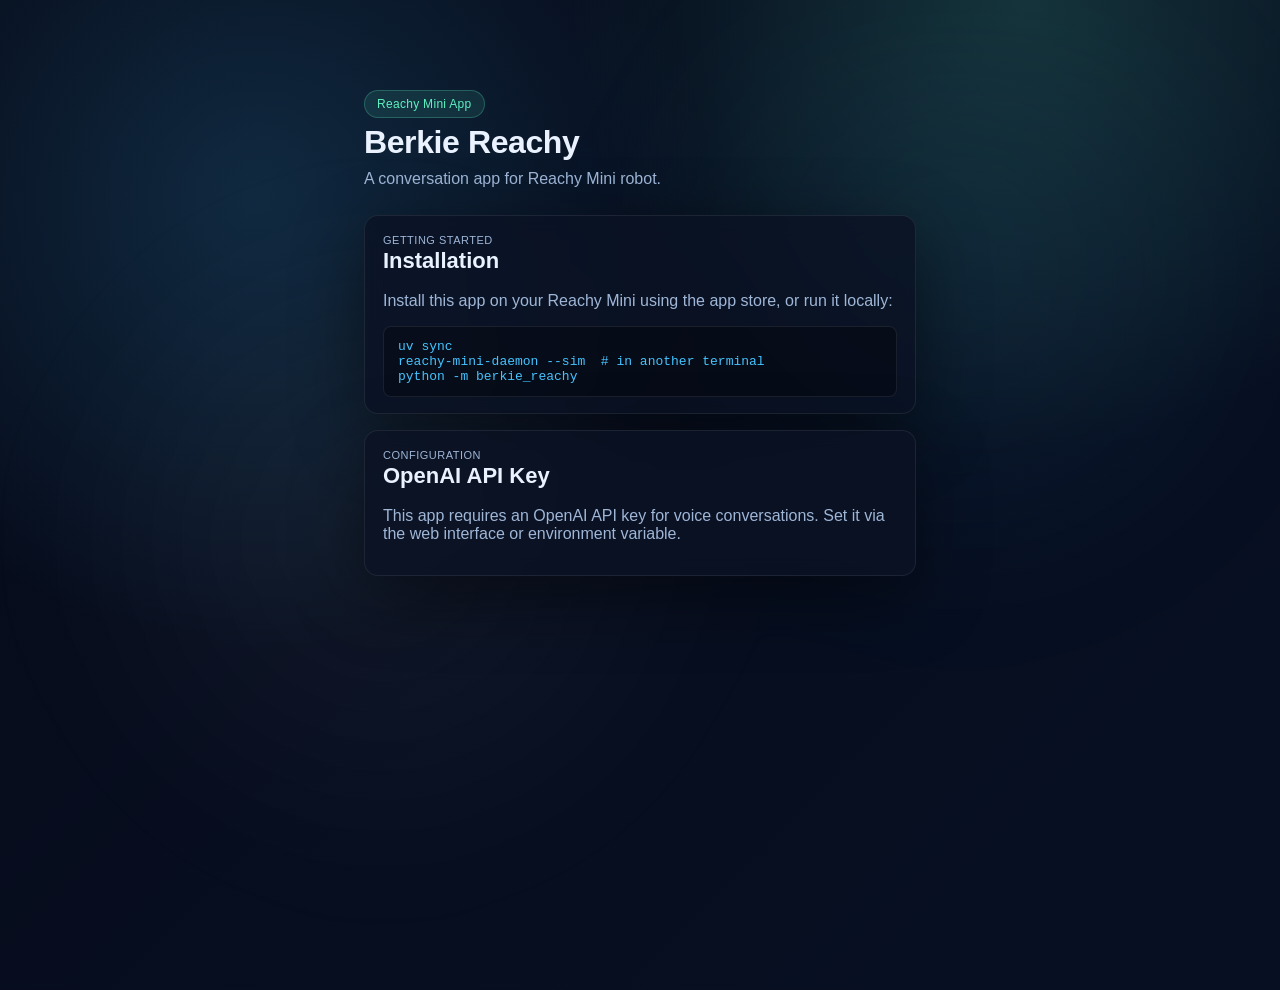
<file: index.html>
<!doctype html>
<html lang="en">
  <head>
    <meta charset="utf-8" />
    <meta name="viewport" content="width=device-width, initial-scale=1" />
    <title>Berkie Reachy</title>
    <link rel="stylesheet" href="style.css" />
  </head>
  <body>
    <div class="ambient"></div>
    <div class="container">
      <header class="hero">
        <div class="pill">Reachy Mini App</div>
        <h1>Berkie Reachy</h1>
        <p class="subtitle">A conversation app for Reachy Mini robot.</p>
      </header>

      <div class="panel">
        <div class="panel-heading">
          <div>
            <p class="eyebrow">Getting Started</p>
            <h2>Installation</h2>
          </div>
        </div>
        <p class="muted">Install this app on your Reachy Mini using the app store, or run it locally:</p>
        <pre><code>uv sync
reachy-mini-daemon --sim  # in another terminal
python -m berkie_reachy</code></pre>
      </div>

      <div class="panel">
        <div class="panel-heading">
          <div>
            <p class="eyebrow">Configuration</p>
            <h2>OpenAI API Key</h2>
          </div>
        </div>
        <p class="muted">This app requires an OpenAI API key for voice conversations. Set it via the web interface or environment variable.</p>
      </div>
    </div>
  </body>
</html>
</file>
<file: style.css>
:root {
  --bg: #060b1a;
  --bg-2: #071023;
  --panel: rgba(11, 18, 36, 0.8);
  --border: rgba(255, 255, 255, 0.08);
  --text: #eaf2ff;
  --muted: #9fb6d7;
  --accent: #45c4ff;
  --accent-2: #5ef0c1;
  --shadow: 0 20px 70px rgba(0, 0, 0, 0.45);
}

* { box-sizing: border-box; }
body {
  margin: 0;
  min-height: 100vh;
  font-family: "Space Grotesk", "Inter", "Segoe UI", sans-serif;
  background: radial-gradient(circle at 20% 20%, rgba(69, 196, 255, 0.16), transparent 35%),
              radial-gradient(circle at 80% 0%, rgba(94, 240, 193, 0.16), transparent 32%),
              linear-gradient(135deg, var(--bg), var(--bg-2));
  color: var(--text);
}

.ambient {
  position: fixed;
  inset: 0;
  background: radial-gradient(circle at 30% 60%, rgba(255, 255, 255, 0.05), transparent 35%),
              radial-gradient(circle at 75% 30%, rgba(69, 196, 255, 0.08), transparent 32%);
  filter: blur(60px);
  z-index: 0;
  pointer-events: none;
}

.container {
  position: relative;
  max-width: 600px;
  margin: 10vh auto;
  padding: 0 24px 40px;
  z-index: 1;
}

.hero {
  margin-bottom: 24px;
}
.hero h1 {
  margin: 6px 0 6px;
  font-size: 32px;
  letter-spacing: -0.4px;
}
.subtitle {
  margin: 0;
  color: var(--muted);
  line-height: 1.5;
}
.pill {
  display: inline-flex;
  align-items: center;
  gap: 6px;
  padding: 6px 12px;
  border-radius: 999px;
  background: rgba(94, 240, 193, 0.1);
  color: var(--accent-2);
  font-size: 12px;
  letter-spacing: 0.3px;
  border: 1px solid rgba(94, 240, 193, 0.25);
}

.panel {
  background: var(--panel);
  border: 1px solid var(--border);
  border-radius: 14px;
  padding: 18px 18px 16px;
  box-shadow: var(--shadow);
  backdrop-filter: blur(10px);
  margin-top: 16px;
}
.panel-heading {
  display: flex;
  align-items: center;
  justify-content: space-between;
  gap: 12px;
  margin-bottom: 8px;
}
.panel-heading h2 {
  margin: 2px 0;
  font-size: 22px;
}
.eyebrow {
  margin: 0;
  text-transform: uppercase;
  font-size: 11px;
  letter-spacing: 0.5px;
  color: var(--muted);
}
.muted { color: var(--muted); }

pre {
  background: rgba(0, 0, 0, 0.3);
  border: 1px solid var(--border);
  border-radius: 8px;
  padding: 12px 14px;
  overflow-x: auto;
  margin: 12px 0 0;
}
code {
  font-family: "SF Mono", "Fira Code", monospace;
  font-size: 13px;
  color: var(--accent);
}

@media (max-width: 760px) {
  .hero h1 { font-size: 26px; }
}
</file>
